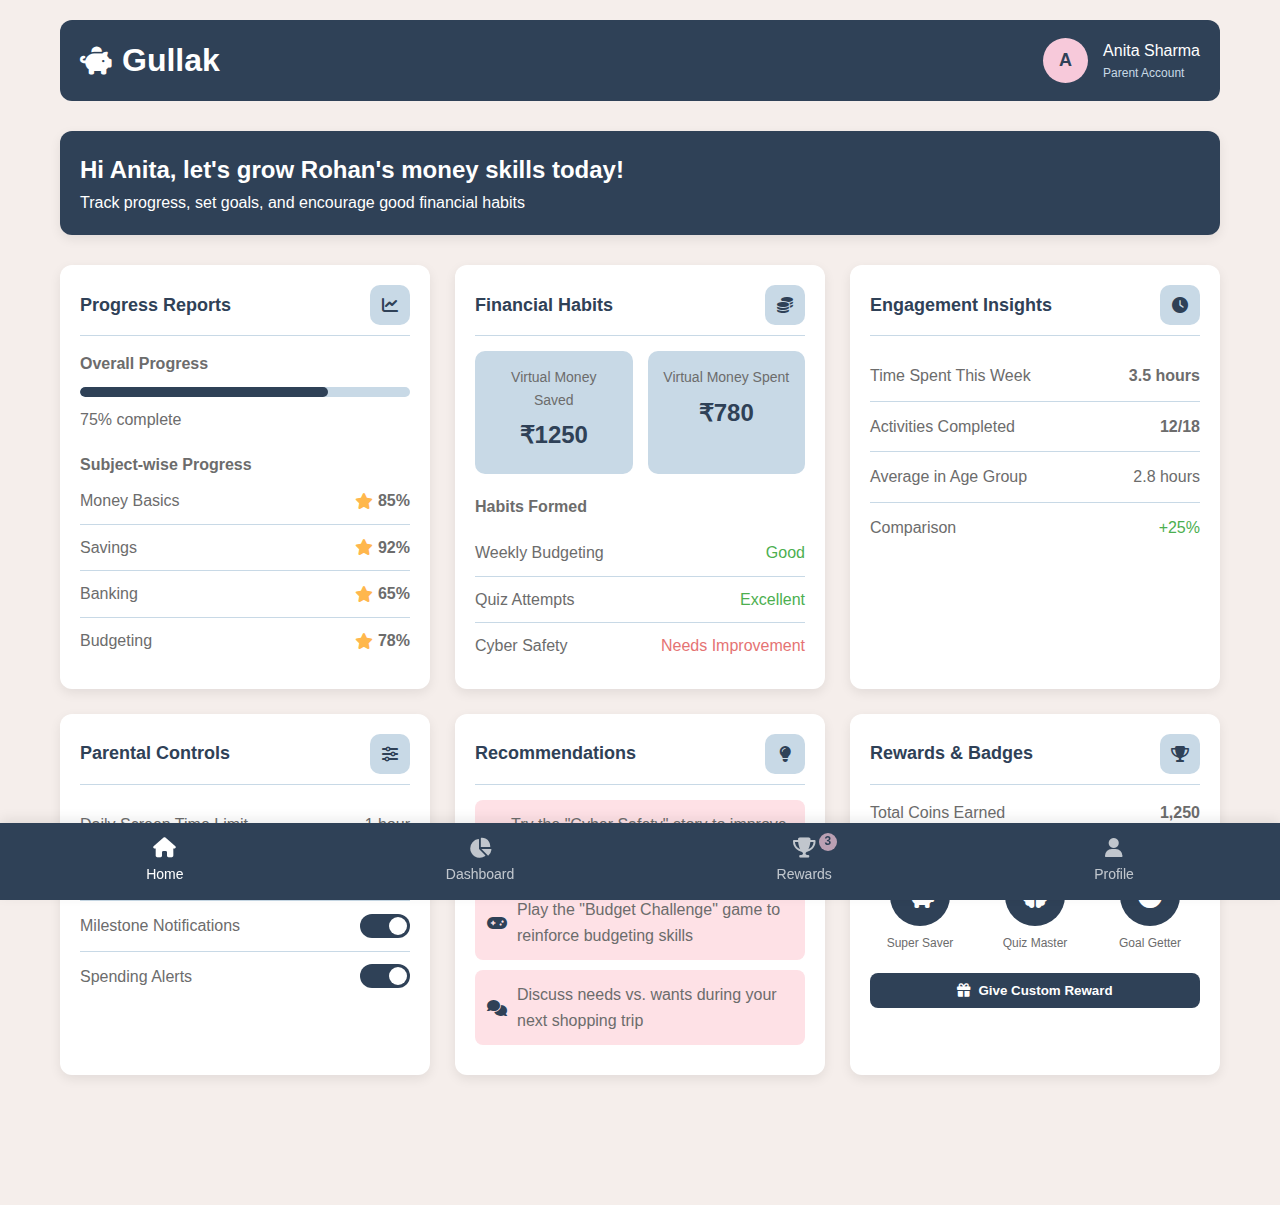
<file: SIH-main/templates/parent_dashboard.html>
<!DOCTYPE html>
<html lang="en">
<head>
    <meta charset="UTF-8">
    <meta name="viewport" content="width=device-width, initial-scale=1.0">
    <title>Gullak - Parent Dashboard</title>
    <link rel="stylesheet" href="https://cdnjs.cloudflare.com/ajax/libs/font-awesome/6.4.0/css/all.min.css">
    <style>
        :root {
            --primary: #2F4157; /* Navy */
            --secondary: #C8D9E6; /* Sky Blue */
            --accent1: #FEE1E6; /* Pale Pink */
            --accent2: #F7C9DA; /* Azalea */
            --neutral: #F5EEEB; /* Beige */
            --text-dark: #2F4157; /* Dark Navy for headings */
            --text-body: #6C6C6C; /* Neutral Gray for body text */
            --text-white: #FFFFFF; /* White for contrast text */
            --success: #4CAF50; /* Fresh Green */
            --warning: #FFB74D; /* Amber */
            --error: #E57373; /* Soft Red */
            --border-radius: 12px;
            --box-shadow: 0 4px 12px rgba(0, 0, 0, 0.08);
        }
        
        * {
            margin: 0;
            padding: 0;
            box-sizing: border-box;
            font-family: 'Segoe UI', Tahoma, Geneva, Verdana, sans-serif;
        }
        
        body {
            background-color: var(--neutral);
            color: var(--text-body);
            line-height: 1.6;
            padding-bottom: 70px; /* Space for bottom nav */
        }
        
        .container {
            max-width: 1200px;
            margin: 0 auto;
            padding: 20px;
        }
        
        header {
            display: flex;
            justify-content: space-between;
            align-items: center;
            padding: 20px 0;
            margin-bottom: 30px;
            background-color: var(--primary);
            color: var(--text-white);
            border-radius: var(--border-radius);
            padding: 15px 20px;
        }
        
        .logo {
            display: flex;
            align-items: center;
            gap: 10px;
        }
        
        .logo i {
            font-size: 28px;
            color: var(--text-white);
        }
        
        .logo h1 {
            font-weight: 700;
            color: var(--text-white);
        }
        
        .user-info {
            display: flex;
            align-items: center;
            gap: 15px;
        }
        
        .user-avatar {
            width: 45px;
            height: 45px;
            border-radius: 50%;
            background-color: var(--accent2);
            color: var(--primary);
            display: flex;
            align-items: center;
            justify-content: center;
            font-weight: bold;
            font-size: 18px;
        }
        
        .welcome-message {
            background: var(--primary);
            color: var(--text-white);
            padding: 20px;
            border-radius: var(--border-radius);
            margin-bottom: 30px;
            box-shadow: var(--box-shadow);
        }
        
        .dashboard-grid {
            display: grid;
            grid-template-columns: repeat(auto-fit, minmax(300px, 1fr));
            gap: 25px;
            margin-bottom: 40px;
        }
        
        .card {
            background: white;
            border-radius: var(--border-radius);
            padding: 20px;
            box-shadow: var(--box-shadow);
            transition: transform 0.3s ease;
        }
        
        .card:hover {
            transform: translateY(-5px);
        }
        
        .card-header {
            display: flex;
            justify-content: space-between;
            align-items: center;
            margin-bottom: 15px;
            padding-bottom: 10px;
            border-bottom: 1px solid var(--secondary);
        }
        
        .card-title {
            font-size: 18px;
            font-weight: 600;
            color: var(--text-dark);
        }
        
        .card-icon {
            width: 40px;
            height: 40px;
            border-radius: 10px;
            background-color: var(--secondary);
            color: var(--primary);
            display: flex;
            align-items: center;
            justify-content: center;
        }
        
        .progress-bar {
            height: 10px;
            background-color: var(--secondary);
            border-radius: 5px;
            margin: 10px 0;
            overflow: hidden;
        }
        
        .progress-fill {
            height: 100%;
            border-radius: 5px;
            background: var(--primary);
        }
        
        .subject-list {
            list-style: none;
        }
        
        .subject-item {
            display: flex;
            justify-content: space-between;
            padding: 10px 0;
            border-bottom: 1px solid var(--secondary);
        }
        
        .subject-item:last-child {
            border-bottom: none;
        }
        
        .score {
            display: flex;
            align-items: center;
            gap: 5px;
            font-weight: 600;
        }
        
        .score i {
            color: var(--warning);
        }
        
        .habits-grid {
            display: grid;
            grid-template-columns: 1fr 1fr;
            gap: 15px;
        }
        
        .habit-item {
            text-align: center;
            padding: 15px;
            border-radius: 10px;
            background-color: var(--secondary);
        }
        
        .habit-value {
            font-size: 24px;
            font-weight: 700;
            margin: 5px 0;
            color: var(--primary);
        }
        
        .habit-label {
            font-size: 14px;
            color: var(--text-body);
        }
        
        .strength {
            color: var(--success);
        }
        
        .weakness {
            color: var(--error);
        }
        
        .insight-item {
            display: flex;
            justify-content: space-between;
            padding: 12px 0;
            border-bottom: 1px solid var(--secondary);
        }
        
        .insight-item:last-child {
            border-bottom: none;
        }
        
        .controls-list {
            list-style: none;
        }
        
        .control-item {
            display: flex;
            justify-content: space-between;
            align-items: center;
            padding: 12px 0;
            border-bottom: 1px solid var(--secondary);
        }
        
        .control-item:last-child {
            border-bottom: none;
        }
        
        .switch {
            position: relative;
            display: inline-block;
            width: 50px;
            height: 24px;
        }
        
        .switch input {
            opacity: 0;
            width: 0;
            height: 0;
        }
        
        .slider {
            position: absolute;
            cursor: pointer;
            top: 0;
            left: 0;
            right: 0;
            bottom: 0;
            background-color: #ccc;
            transition: .4s;
            border-radius: 24px;
        }
        
        .slider:before {
            position: absolute;
            content: "";
            height: 18px;
            width: 18px;
            left: 3px;
            bottom: 3px;
            background-color: white;
            transition: .4s;
            border-radius: 50%;
        }
        
        input:checked + .slider {
            background-color: var(--primary);
        }
        
        input:checked + .slider:before {
            transform: translateX(26px);
        }
        
        .recommendation {
            padding: 12px;
            background-color: var(--accent1);
            border-radius: 8px;
            margin-bottom: 10px;
            display: flex;
            align-items: center;
            gap: 10px;
        }
        
        .recommendation i {
            color: var(--primary);
        }
        
        .badge-grid {
            display: grid;
            grid-template-columns: repeat(auto-fill, minmax(80px, 1fr));
            gap: 15px;
        }
        
        .badge {
            text-align: center;
            cursor: pointer;
        }
        
        .badge-icon {
            width: 60px;
            height: 60px;
            border-radius: 50%;
            background: var(--primary);
            margin: 0 auto 8px;
            display: flex;
            align-items: center;
            justify-content: center;
            color: white;
            font-size: 24px;
            transition: transform 0.3s ease;
        }
        
        .badge-icon:hover {
            transform: scale(1.1);
        }
        
        .badge-name {
            font-size: 12px;
            color: var(--text-body);
        }
        
        .nav-bottom {
            position: fixed;
            bottom: 0;
            left: 0;
            right: 0;
            background-color: var(--primary);
            display: flex;
            justify-content: space-around;
            padding: 15px;
            box-shadow: 0 -4px 12px rgba(0, 0, 0, 0.08);
            z-index: 100;
        }
        
        .nav-item {
            display: flex;
            flex-direction: column;
            align-items: center;
            text-decoration: none;
            color: var(--text-white);
            font-size: 14px;
            opacity: 0.7;
            transition: opacity 0.3s ease;
            position: relative;
        }
        
        .nav-item.active, .nav-item:hover {
            opacity: 1;
        }
        
        .nav-item i {
            font-size: 20px;
            margin-bottom: 5px;
        }
        
        .notification-badge {
            position: absolute;
            top: -5px;
            right: -5px;
            background-color: var(--accent2);
            color: var(--primary);
            border-radius: 50%;
            width: 18px;
            height: 18px;
            font-size: 12px;
            display: flex;
            align-items: center;
            justify-content: center;
            font-weight: bold;
        }
        
        .btn-primary {
            background-color: var(--primary);
            color: var(--text-white);
            border: none;
            padding: 10px 15px;
            border-radius: 8px;
            cursor: pointer;
            display: flex;
            align-items: center;
            justify-content: center;
            gap: 8px;
            transition: background-color 0.3s ease;
            width: 100%;
            font-weight: 600;
        }
        
        .btn-primary:hover {
            background-color: #1f2d3d;
        }
        
        .modal {
            display: none;
            position: fixed;
            top: 0;
            left: 0;
            width: 100%;
            height: 100%;
            background-color: rgba(0, 0, 0, 0.5);
            z-index: 1000;
            align-items: center;
            justify-content: center;
        }
        
        .modal-content {
            background-color: white;
            padding: 25px;
            border-radius: var(--border-radius);
            width: 90%;
            max-width: 400px;
            box-shadow: var(--box-shadow);
        }
        
        .modal-header {
            display: flex;
            justify-content: space-between;
            align-items: center;
            margin-bottom: 20px;
            padding-bottom: 10px;
            border-bottom: 1px solid var(--secondary);
        }
        
        .close-modal {
            font-size: 24px;
            cursor: pointer;
            color: var(--text-body);
        }
        
        .form-group {
            margin-bottom: 15px;
        }
        
        .form-group label {
            display: block;
            margin-bottom: 5px;
            color: var(--text-dark);
            font-weight: 500;
        }
        
        .form-group input, .form-group select {
            width: 100%;
            padding: 10px;
            border: 1px solid var(--secondary);
            border-radius: 8px;
        }
        
        .btn-submit {
            background-color: var(--primary);
            color: white;
            border: none;
            padding: 12px 20px;
            border-radius: 8px;
            cursor: pointer;
            width: 100%;
            font-weight: 600;
            margin-top: 10px;
        }
        
        .notification-toast {
            position: fixed;
            bottom: 80px;
            right: 20px;
            background-color: var(--accent1);
            color: var(--primary);
            padding: 15px 20px;
            border-radius: var(--border-radius);
            box-shadow: var(--box-shadow);
            display: flex;
            align-items: center;
            gap: 10px;
            z-index: 1000;
            opacity: 0;
            transform: translateY(20px);
            transition: opacity 0.3s, transform 0.3s;
        }
        
        .notification-toast.show {
            opacity: 1;
            transform: translateY(0);
        }
        
        /* New styles for additional sections */
        .section {
            display: none;
        }
        
        .section.active {
            display: block;
        }
        
        .profile-grid {
            display: grid;
            grid-template-columns: 1fr 2fr;
            gap: 25px;
        }
        
        .profile-card {
            background: white;
            border-radius: var(--border-radius);
            padding: 20px;
            box-shadow: var(--box-shadow);
        }
        
        .profile-header {
            text-align: center;
            margin-bottom: 20px;
        }
        
        .profile-avatar {
            width: 100px;
            height: 100px;
            border-radius: 50%;
            background-color: var(--accent2);
            color: var(--primary);
            display: flex;
            align-items: center;
            justify-content: center;
            font-weight: bold;
            font-size: 40px;
            margin: 0 auto 15px;
        }
        
        .profile-details {
            list-style: none;
        }
        
        .profile-details li {
            padding: 10px 0;
            border-bottom: 1px solid var(--secondary);
            display: flex;
            justify-content: space-between;
        }
        
        .profile-details li:last-child {
            border-bottom: none;
        }
        
        .detail-label {
            font-weight: 600;
            color: var(--text-dark);
        }
        
        .rewards-header {
            display: flex;
            justify-content: space-between;
            align-items: center;
            margin-bottom: 20px;
        }
        
        .reward-item {
            display: flex;
            align-items: center;
            padding: 15px;
            background: white;
            border-radius: var(--border-radius);
            margin-bottom: 15px;
            box-shadow: var(--box-shadow);
        }
        
        .reward-icon {
            width: 50px;
            height: 50px;
            border-radius: 50%;
            background-color: var(--secondary);
            color: var(--primary);
            display: flex;
            align-items: center;
            justify-content: center;
            font-size: 20px;
            margin-right: 15px;
        }
        
        .reward-details {
            flex-grow: 1;
        }
        
        .reward-title {
            font-weight: 600;
            color: var(--text-dark);
            margin-bottom: 5px;
        }
        
        .reward-date {
            font-size: 12px;
            color: var(--text-body);
        }
        
        .reward-actions {
            display: flex;
            gap: 10px;
        }
        
        .btn-small {
            padding: 5px 10px;
            border-radius: 5px;
            border: none;
            cursor: pointer;
            font-size: 12px;
        }
        
        .btn-view {
            background-color: var(--primary);
            color: white;
        }
        
        .btn-redeem {
            background-color: var(--success);
            color: white;
        }
        
        @media (max-width: 768px) {
            .dashboard-grid {
                grid-template-columns: 1fr;
            }
            
            .habits-grid {
                grid-template-columns: 1fr;
            }
            
            .profile-grid {
                grid-template-columns: 1fr;
            }
            
            header {
                flex-direction: column;
                text-align: center;
                gap: 15px;
            }
        }
    </style>
</head>
<body>
    <div class="container">
        <header>
            <div class="logo">
                <i class="fas fa-piggy-bank"></i>
                <h1>Gullak</h1>
            </div>
            <div class="user-info">
                <div class="user-avatar">A</div>
                <div>
                    <div>Anita Sharma</div>
                    <div style="font-size: 12px; color: var(--secondary);">Parent Account</div>
                </div>
            </div>
        </header>
        
        <!-- Home/Dashboard Section -->
        <div id="home-section" class="section active">
            <div class="welcome-message">
                <h2>Hi Anita, let's grow your child's money skills today!</h2>
                <p>Track progress, set goals, and encourage good financial habits</p>
            </div>
            
            <div class="dashboard-grid">
                <!-- Progress Reports Card -->
                <div class="card">
                    <div class="card-header">
                        <h3 class="card-title">Progress Reports</h3>
                        <div class="card-icon">
                            <i class="fas fa-chart-line"></i>
                        </div>
                    </div>
                    <div>
                        <h4>Overall Progress</h4>
                        <div class="progress-bar">
                            <div class="progress-fill" style="width: 75%"></div>
                        </div>
                        <p>75% complete</p>
                        
                        <h4 style="margin-top: 20px;">Subject-wise Progress</h4>
                        <ul class="subject-list">
                            <li class="subject-item">
                                <span>Money Basics</span>
                                <span class="score"><i class="fas fa-star"></i> 85%</span>
                            </li>
                            <li class="subject-item">
                                <span>Savings</span>
                                <span class="score"><i class="fas fa-star"></i> 92%</span>
                            </li>
                            <li class="subject-item">
                                <span>Banking</span>
                                <span class="score"><i class="fas fa-star"></i> 65%</span>
                            </li>
                            <li class="subject-item">
                                <span>Budgeting</span>
                                <span class="score"><i class="fas fa-star"></i> 78%</span>
                            </li>
                        </ul>
                    </div>
                </div>
                
                <!-- Financial Habits Tracker Card -->
                <div class="card">
                    <div class="card-header">
                        <h3 class="card-title">Financial Habits</h3>
                        <div class="card-icon">
                            <i class="fas fa-coins"></i>
                        </div>
                    </div>
                    <div class="habits-grid">
                        <div class="habit-item">
                            <div class="habit-label">Virtual Money Saved</div>
                            <div class="habit-value">₹1,250</div>
                        </div>
                        <div class="habit-item">
                            <div class="habit-label">Virtual Money Spent</div>
                            <div class="habit-value">₹780</div>
                        </div>
                    </div>
                    
                    <h4 style="margin: 20px 0 10px;">Habits Formed</h4>
                    <ul class="subject-list">
                        <li class="subject-item">
                            <span>Weekly Budgeting</span>
                            <span class="strength">Good</span>
                        </li>
                        <li class="subject-item">
                            <span>Quiz Attempts</span>
                            <span class="strength">Excellent</span>
                        </li>
                        <li class="subject-item">
                            <span>Cyber Safety</span>
                            <span class="weakness">Needs Improvement</span>
                        </li>
                    </ul>
                </div>
                
                <!-- Engagement Insights Card -->
                <div class="card">
                    <div class="card-header">
                        <h3 class="card-title">Engagement Insights</h3>
                        <div class="card-icon">
                            <i class="fas fa-clock"></i>
                        </div>
                    </div>
                    <div>
                        <div class="insight-item">
                            <span>Time Spent This Week</span>
                            <span><strong>3.5 hours</strong></span>
                        </div>
                        <div class="insight-item">
                            <span>Activities Completed</span>
                            <span><strong>12/18</strong></span>
                        </div>
                        <div class="insight-item">
                            <span>Average in Age Group</span>
                            <span>2.8 hours</span>
                        </div>
                        <div class="insight-item">
                            <span>Comparison</span>
                            <span class="strength">+25%</span>
                        </div>
                    </div>
                </div>
                
                <!-- Parental Controls Card -->
                <div class="card">
                    <div class="card-header">
                        <h3 class="card-title">Parental Controls</h3>
                        <div class="card-icon">
                            <i class="fas fa-sliders-h"></i>
                        </div>
                    </div>
                    <ul class="controls-list">
                        <li class="control-item">
                            <span>Daily Screen Time Limit</span>
                            <span>1 hour</span>
                        </li>
                        <li class="control-item">
                            <span>Weekly Learning Goals</span>
                            <span>3 chapters</span>
                        </li>
                        <li class="control-item">
                            <span>Milestone Notifications</span>
                            <label class="switch">
                                <input type="checkbox" checked>
                                <span class="slider"></span>
                            </label>
                        </li>
                        <li class="control-item">
                            <span>Spending Alerts</span>
                            <label class="switch">
                                <input type="checkbox" checked>
                                <span class="slider"></span>
                            </label>
                        </li>
                    </ul>
                </div>
                
                <!-- Recommendations Card -->
                <div class="card">
                    <div class="card-header">
                        <h3 class="card-title">Recommendations</h3>
                        <div class="card-icon">
                            <i class="fas fa-lightbulb"></i>
                        </div>
                    </div>
                    <div>
                        <div class="recommendation">
                            <i class="fas fa-book"></i>
                            <span>Try the "Cyber Safety" story to improve online security knowledge</span>
                        </div>
                        <div class="recommendation">
                            <i class="fas fa-gamepad"></i>
                            <span>Play the "Budget Challenge" game to reinforce budgeting skills</span>
                        </div>
                        <div class="recommendation">
                            <i class="fas fa-comments"></i>
                            <span>Discuss needs vs. wants during your next shopping trip</span>
                        </div>
                    </div>
                </div>
                
                <!-- Rewards Monitoring Card -->
                <div class="card">
                    <div class="card-header">
                        <h3 class="card-title">Rewards & Badges</h3>
                        <div class="card-icon">
                            <i class="fas fa-trophy"></i>
                        </div>
                    </div>
                    <div>
                        <div style="display: flex; justify-content: space-between; margin-bottom: 15px;">
                            <span>Total Coins Earned</span>
                            <span><strong>1,250</strong></span>
                        </div>
                        
                        <h4>Badges Earned</h4>
                        <div class="badge-grid">
                            <div class="badge">
                                <div class="badge-icon">
                                    <i class="fas fa-piggy-bank"></i>
                                </div>
                                <div class="badge-name">Super Saver</div>
                            </div>
                            <div class="badge">
                                <div class="badge-icon">
                                    <i class="fas fa-brain"></i>
                                </div>
                                <div class="badge-name">Quiz Master</div>
                            </div>
                            <div class="badge">
                                <div class="badge-icon">
                                    <i class="fas fa-check-circle"></i>
                                </div>
                                <div class="badge-name">Goal Getter</div>
                            </div>
                        </div>
                        
                        <div style="margin-top: 20px;">
                            <button class="btn-primary" id="giveRewardBtn">
                                <i class="fas fa-gift"></i> Give Custom Reward
                            </button>
                        </div>
                    </div>
                </div>
            </div>
        </div>
        
        <!-- Dashboard Section (Detailed Analytics) -->
        <div id="dashboard-section" class="section">
            <div class="welcome-message">
                <h2>Detailed Analytics</h2>
                <p>Track your child's progress with detailed reports and insights</p>
            </div>
            
            <div class="dashboard-grid">
                <!-- Progress Over Time Card -->
                <div class="card">
                    <div class="card-header">
                        <h3 class="card-title">Progress Over Time</h3>
                        <div class="card-icon">
                            <i class="fas fa-chart-bar"></i>
                        </div>
                    </div>
                    <div style="height: 200px; display: flex; align-items: flex-end; gap: 15px; padding: 20px 0;">
                        <div style="flex: 1; display: flex; flex-direction: column; align-items: center;">
                            <div style="background: var(--primary); width: 30px; height: 60%; border-radius: 5px;"></div>
                            <div style="margin-top: 10px; font-size: 12px;">Week 1</div>
                        </div>
                        <div style="flex: 1; display: flex; flex-direction: column; align-items: center;">
                            <div style="background: var(--primary); width: 30px; height: 75%; border-radius: 5px;"></div>
                            <div style="margin-top: 10px; font-size: 12px;">Week 2</div>
                        </div>
                        <div style="flex: 1; display: flex; flex-direction: column; align-items: center;">
                            <div style="background: var(--primary); width: 30px; height: 65%; border-radius: 5px;"></div>
                            <div style="margin-top: 10px; font-size: 12px;">Week 3</div>
                        </div>
                        <div style="flex: 1; display: flex; flex-direction: column; align-items: center;">
                            <div style="background: var(--primary); width: 30px; height: 85%; border-radius: 5px;"></div>
                            <div style="margin-top: 10px; font-size: 12px;">Week 4</div>
                        </div>
                    </div>
                </div>
                
                <!-- Activity Breakdown Card -->
                <div class="card">
                    <div class="card-header">
                        <h3 class="card-title">Activity Breakdown</h3>
                        <div class="card-icon">
                            <i class="fas fa-tasks"></i>
                        </div>
                    </div>
                    <div style="height: 200px; display: flex; justify-content: center; align-items: center;">
                        <div style="width: 150px; height: 150px; border-radius: 50%; background: conic-gradient(
                            var(--primary) 0% 40%, 
                            var(--secondary) 40% 70%, 
                            var(--accent2) 70% 90%,
                            var(--accent1) 90% 100%
                        );"></div>
                    </div>
                    <div style="display: flex; justify-content: space-around; margin-top: 15px;">
                        <div style="display: flex; align-items: center;">
                            <div style="width: 15px; height: 15px; background: var(--primary); margin-right: 5px; border-radius: 3px;"></div>
                            <span>Lessons</span>
                        </div>
                        <div style="display: flex; align-items: center;">
                            <div style="width: 15px; height: 15px; background: var(--secondary); margin-right: 5px; border-radius: 3px;"></div>
                            <span>Games</span>
                        </div>
                        <div style="display: flex; align-items: center;">
                            <div style="width: 15px; height: 15px; background: var(--accent2); margin-right: 5px; border-radius: 3px;"></div>
                            <span>Quizzes</span>
                        </div>
                    </div>
                </div>
                
                <!-- Weekly Goals Card -->
                <div class="card">
                    <div class="card-header">
                        <h3 class="card-title">Weekly Goals</h3>
                        <div class="card-icon">
                            <i class="fas fa-bullseye"></i>
                        </div>
                    </div>
                    <div>
                        <div style="display: flex; justify-content: space-between; margin-bottom: 10px;">
                            <span>Complete 5 activities</span>
                            <span class="strength">Completed</span>
                        </div>
                        <div class="progress-bar">
                            <div class="progress-fill" style="width: 100%"></div>
                        </div>
                        
                        <div style="display: flex; justify-content: space-between; margin: 15px 0 10px;">
                            <span>Earn 200 coins</span>
                            <span class="strength">Completed</span>
                        </div>
                        <div class="progress-bar">
                            <div class="progress-fill" style="width: 100%"></div>
                        </div>
                        
                        <div style="display: flex; justify-content: space-between; margin: 15px 0 10px;">
                            <span>Spend less than 100 coins</span>
                            <span class="weakness">Not Met</span>
                        </div>
                        <div class="progress-bar">
                            <div class="progress-fill" style="width: 30%"></div>
                        </div>
                    </div>
                </div>
                
                <!-- Learning Patterns Card -->
                <div class="card">
                    <div class="card-header">
                        <h3 class="card-title">Learning Patterns</h3>
                        <div class="card-icon">
                            <i class="fas fa-brain"></i>
                        </div>
                    </div>
                    <div>
                        <div class="insight-item">
                            <span>Peak Learning Time</span>
                            <span><strong>4-5 PM</strong></span>
                        </div>
                        <div class="insight-item">
                            <span>Favorite Activity</span>
                            <span><strong>Budget Game</strong></span>
                        </div>
                        <div class="insight-item">
                            <span>Retention Rate</span>
                            <span><strong>82%</strong></span>
                        </div>
                        <div class="insight-item">
                            <span>Improvement Areas</span>
                            <span><strong>Banking Terms</strong></span>
                        </div>
                    </div>
                </div>
            </div>
        </div>
        
        <!-- Rewards Section -->
        <div id="rewards-section" class="section">
            <div class="welcome-message">
                <h2>Rewards & Incentives</h2>
                <p>Manage rewards and incentives for your child's achievements</p>
            </div>
            
            <div class="rewards-header">
                <h3>Available Rewards</h3>
                <button class="btn-primary" style="width: auto;">
                    <i class="fas fa-plus"></i> Create New Reward
                </button>
            </div>
            
            <div>
                <div class="reward-item">
                    <div class="reward-icon">
                        <i class="fas fa-gamepad"></i>
                    </div>
                    <div class="reward-details">
                        <div class="reward-title">30 Minutes Extra Screen Time</div>
                        <div class="reward-date">Cost: 150 coins</div>
                    </div>
                    <div class="reward-actions">
                        <button class="btn-small btn-view">Edit</button>
                    </div>
                </div>
                
                <div class="reward-item">
                    <div class="reward-icon">
                        <i class="fas fa-ice-cream"></i>
                    </div>
                    <div class="reward-details">
                        <div class="reward-title">Ice Cream Treat</div>
                        <div class="reward-date">Cost: 200 coins</div>
                    </div>
                    <div class="reward-actions">
                        <button class="btn-small btn-view">Edit</button>
                    </div>
                </div>
                
                <div class="reward-item">
                    <div class="reward-icon">
                        <i class="fas fa-ticket-alt"></i>
                    </div>
                    <div class="reward-details">
                        <div class="reward-title">Movie Night</div>
                        <div class="reward-date">Cost: 300 coins</div>
                    </div>
                    <div class="reward-actions">
                        <button class="btn-small btn-view">Edit</button>
                    </div>
                </div>
            </div>
            
            <h3 style="margin: 30px 0 20px;">Reward History</h3>
            
            <div>
                <div class="reward-item">
                    <div class="reward-icon" style="background-color: var(--success);">
                        <i class="fas fa-gift"></i>
                    </div>
                    <div class="reward-details">
                        <div class="reward-title">Custom Reward: Book</div>
                        <div class="reward-date">Redeemed: Yesterday</div>
                    </div>
                    <div class="reward-actions">
                        <button class="btn-small btn-view">Details</button>
                    </div>
                </div>
                
                <div class="reward-item">
                    <div class="reward-icon" style="background-color: var(--success);">
                        <i class="fas fa-gift"></i>
                    </div>
                    <div class="reward-details">
                        <div class="reward-title">Extra Screen Time</div>
                        <div class="reward-date">Redeemed: 3 days ago</div>
                    </div>
                    <div class="reward-actions">
                        <button class="btn-small btn-view">Details</button>
                    </div>
                </div>
            </div>
        </div>
        
        <!-- Profile Section -->
        <div id="profile-section" class="section">
            <div class="welcome-message">
                <h2>Your Profile</h2>
                <p>Manage your account and child's settings</p>
            </div>
            
            <div class="profile-grid">
                <div class="profile-card">
                    <div class="profile-header">
                        <div class="profile-avatar">A</div>
                        <h3>Anita Sharma</h3>
                        <p>Parent Account</p>
                    </div>
                    
                    <ul class="profile-details">
                        <li>
                            <span class="detail-label">Email:</span>
                            <span>anita.sharma@example.com</span>
                        </li>
                        <li>
                            <span class="detail-label">Phone:</span>
                            <span>+91 98765 43210</span>
                        </li>
                        <li>
                            <span class="detail-label">Member Since:</span>
                            <span>Jan 15, 2023</span>
                        </li>
                        <li>
                            <span class="detail-label">Subscription:</span>
                            <span class="strength">Premium</span>
                        </li>
                    </ul>
                    
                    <button class="btn-primary" style="margin-top: 20px;">
                        <i class="fas fa-edit"></i> Edit Profile
                    </button>
                </div>
                
                <div class="profile-card">
                    <div class="card-header">
                        <h3 class="card-title">Child Profile</h3>
                        <div class="card-icon">
                            <i class="fas fa-child"></i>
                        </div>
                    </div>
                    
                    <div style="display: flex; align-items: center; margin-bottom: 20px;">
                        <div style="width: 60px; height: 60px; border-radius: 50%; background-color: var(--accent2); color: var(--primary); display: flex; align-items: center; justify-content: center; font-weight: bold; font-size: 24px; margin-right: 15px;">
                            R
                        </div>
                        <div>
                            <h3>Rohan Sharma</h3>
                            <p>Age: 9 years</p>
                        </div>
                    </div>
                    
                    <ul class="profile-details">
                        <li>
                            <span class="detail-label">Grade Level:</span>
                            <span>4th Grade</span>
                        </li>
                        <li>
                            <span class="detail-label">Learning Pace:</span>
                            <span>Moderate</span>
                        </li>
                        <li>
                            <span class="detail-label">Interests:</span>
                            <span>Games, Stories</span>
                        </li>
                        <li>
                            <span class="detail-label">Account Status:</span>
                            <span class="strength">Active</span>
                        </li>
                    </ul>
                    
                    <button class="btn-primary" style="margin-top: 20px;">
                        <i class="fas fa-user-edit"></i> Edit Child Profile
                    </button>
                </div>
            </div>
            
            <div class="card" style="margin-top: 25px;">
                <div class="card-header">
                    <h3 class="card-title">Account Settings</h3>
                    <div class="card-icon">
                        <i class="fas fa-cog"></i>
                    </div>
                </div>
                
                <ul class="controls-list">
                    <li class="control-item">
                        <span>Email Notifications</span>
                        <label class="switch">
                            <input type="checkbox" checked>
                            <span class="slider"></span>
                        </label>
                    </li>
                    <li class="control-item">
                        <span>Push Notifications</span>
                        <label class="switch">
                            <input type="checkbox" checked>
                            <span class="slider"></span>
                        </label>
                    </li>
                    <li class="control-item">
                        <span>Monthly Reports</span>
                        <label class="switch">
                            <input type="checkbox" checked>
                            <span class="slider"></span>
                        </label>
                    </li>
                    <li class="control-item">
                        <span>Data Sharing for Improvement</span>
                        <label class="switch">
                            <input type="checkbox">
                            <span class="slider"></span>
                        </label>
                    </li>
                </ul>
            </div>
        </div>
    </div>
    
    <div class="nav-bottom">
        <a href="#" class="nav-item active" data-section="home-section">
            <i class="fas fa-home"></i>
            <span>Home</span>
        </a>
        <a href="#" class="nav-item" data-section="dashboard-section">
            <i class="fas fa-chart-pie"></i>
            <span>Dashboard</span>
        </a>
        <a href="#" class="nav-item" data-section="rewards-section">
            <i class="fas fa-trophy"></i>
            <span>Rewards</span>
            <span class="notification-badge">3</span>
        </a>
        <a href="#" class="nav-item" data-section="profile-section">
            <i class="fas fa-user"></i>
            <span>Profile</span>
        </a>
    </div>

    <!-- Reward Modal -->
    <div class="modal" id="rewardModal">
        <div class="modal-content">
            <div class="modal-header">
                <h3>Give Custom Reward</h3>
                <span class="close-modal">&times;</span>
            </div>
            <div class="form-group">
                <label for="rewardType">Reward Type</label>
                <select id="rewardType">
                    <option value="coin">Virtual Coins</option>
                    <option value="badge">Special Badge</option>
                    <option value="activity">Special Activity</option>
                </select>
            </div>
            <div class="form-group">
                <label for="rewardAmount">Amount/Value</label>
                <input type="number" id="rewardAmount" placeholder="Enter amount" value="100">
            </div>
            <div class="form-group">
                <label for="rewardMessage">Encouragement Message</label>
                <input type="text" id="rewardMessage" placeholder="Great job! Keep it up!">
            </div>
            <button class="btn-submit" id="submitReward">Give Reward</button>
        </div>
    </div>

    <!-- Notification Toast -->
    <div class="notification-toast" id="notificationToast">
        <i class="fas fa-check-circle"></i>
        <span id="toastMessage">Reward sent successfully!</span>
    </div>

    <script>
        // Dummy data for demonstration
        const dummyData = {
            childName: "Rohan",
            weeklyProgress: 75,
            subjects: [
                { name: "Money Basics", progress: 85 },
                { name: "Savings", progress: 92 },
                { name: "Banking", progress: 65 },
                { name: "Budgeting", progress: 78 }
            ],
            moneySaved: 1250,
            moneySpent: 780,
            habits: [
                { name: "Weekly Budgeting", status: "Good" },
                { name: "Quiz Attempts", status: "Excellent" },
                { name: "Cyber Safety", status: "Needs Improvement" }
            ],
            engagement: {
                timeSpent: "3.5 hours",
                activitiesCompleted: "12/18",
                averageTime: "2.8 hours",
                comparison: "+25%"
            },
            badges: [
                { name: "Super Saver", icon: "fa-piggy-bank" },
                { name: "Quiz Master", icon: "fa-brain" },
                { name: "Goal Getter", icon: "fa-check-circle" }
            ]
        };

        // DOM Elements
        const rewardModal = document.getElementById('rewardModal');
        const giveRewardBtn = document.getElementById('giveRewardBtn');
        const closeModalBtn = document.querySelector('.close-modal');
        const submitRewardBtn = document.getElementById('submitReward');
        const notificationToast = document.getElementById('notificationToast');
        const toastMessage = document.getElementById('toastMessage');
        const navItems = document.querySelectorAll('.nav-item');
        const switches = document.querySelectorAll('.switch input');
        const badges = document.querySelectorAll('.badge');
        const sections = document.querySelectorAll('.section');

        // Initialize dashboard with dummy data
        function initializeDashboard() {
            // Update progress bars
            document.querySelector('.progress-fill').style.width = `${dummyData.weeklyProgress}%`;
            document.querySelector('.progress-bar + p').textContent = `${dummyData.weeklyProgress}% complete`;
            
            // Update subject progress
            const subjectItems = document.querySelectorAll('.subject-item');
            dummyData.subjects.forEach((subject, index) => {
                if (subjectItems[index]) {
                    subjectItems[index].querySelector('.score').innerHTML = `<i class="fas fa-star"></i> ${subject.progress}%`;
                }
            });
            
            // Update money values
            document.querySelector('.habit-item:nth-child(1) .habit-value').textContent = `₹${dummyData.moneySaved}`;
            document.querySelector('.habit-item:nth-child(2) .habit-value').textContent = `₹${dummyData.moneySpent}`;
            
            // Update engagement data
            const insightItems = document.querySelectorAll('.insight-item');
            insightItems[0].querySelector('strong').textContent = dummyData.engagement.timeSpent;
            insightItems[1].querySelector('strong').textContent = dummyData.engagement.activitiesCompleted;
            insightItems[2].querySelector('span:last-child').textContent = dummyData.engagement.averageTime;
            insightItems[3].querySelector('span:last-child').textContent = dummyData.engagement.comparison;
            
            // Update welcome message with child's name
            document.querySelector('.welcome-message h2').textContent = 
                `Hi Anita, let's grow ${dummyData.childName}'s money skills today!`;
        }

        // Navigation functionality
        navItems.forEach(item => {
            item.addEventListener('click', function(e) {
                e.preventDefault();
                const targetSection = this.getAttribute('data-section');
                
                // Update active navigation item
                navItems.forEach(i => i.classList.remove('active'));
                this.classList.add('active');
                
                // Show the corresponding section
                sections.forEach(section => {
                    section.classList.remove('active');
                });
                document.getElementById(targetSection).classList.add('active');
            });
        });

        // Event Listeners
        giveRewardBtn.addEventListener('click', () => {
            rewardModal.style.display = 'flex';
        });

        closeModalBtn.addEventListener('click', () => {
            rewardModal.style.display = 'none';
        });

        submitRewardBtn.addEventListener('click', () => {
            const rewardType = document.getElementById('rewardType').value;
            const rewardAmount = document.getElementById('rewardAmount').value;
            const rewardMessage = document.getElementById('rewardMessage').value || 'Great job! Keep it up!';
            
            // Show notification
            toastMessage.textContent = `You gave ${dummyData.childName} ${rewardAmount} ${rewardType === 'coin' ? 'coins' : rewardType === 'badge' ? 'badge' : 'activity'}!`;
            notificationToast.classList.add('show');
            
            // Close modal
            rewardModal.style.display = 'none';
            
            // Hide notification after 3 seconds
            setTimeout(() => {
                notificationToast.classList.remove('show');
            }, 3000);
        });

        // Close modal if clicked outside
        window.addEventListener('click', (event) => {
            if (event.target === rewardModal) {
                rewardModal.style.display = 'none';
            }
        });

        // Toggle switches
        switches.forEach(sw => {
            sw.addEventListener('change', function() {
                const parent = this.closest('.control-item');
                const controlType = parent.querySelector('span').textContent;
                
                if (this.checked) {
                    showNotification(`${controlType} enabled`);
                } else {
                    showNotification(`${controlType} disabled`);
                }
            });
        });

        // Badge click events
        badges.forEach(badge => {
            badge.addEventListener('click', function() {
                const badgeName = this.querySelector('.badge-name').textContent;
                showNotification(`${badgeName} badge details`);
            });
        });

        // Show notification function
        function showNotification(message) {
            toastMessage.textContent = message;
            notificationToast.classList.add('show');
            
            setTimeout(() => {
                notificationToast.classList.remove('show');
            }, 2000);
        }

        // Initialize the dashboard when page loads
        document.addEventListener('DOMContentLoaded', initializeDashboard);
    </script>
</body>
</html>
</file>
